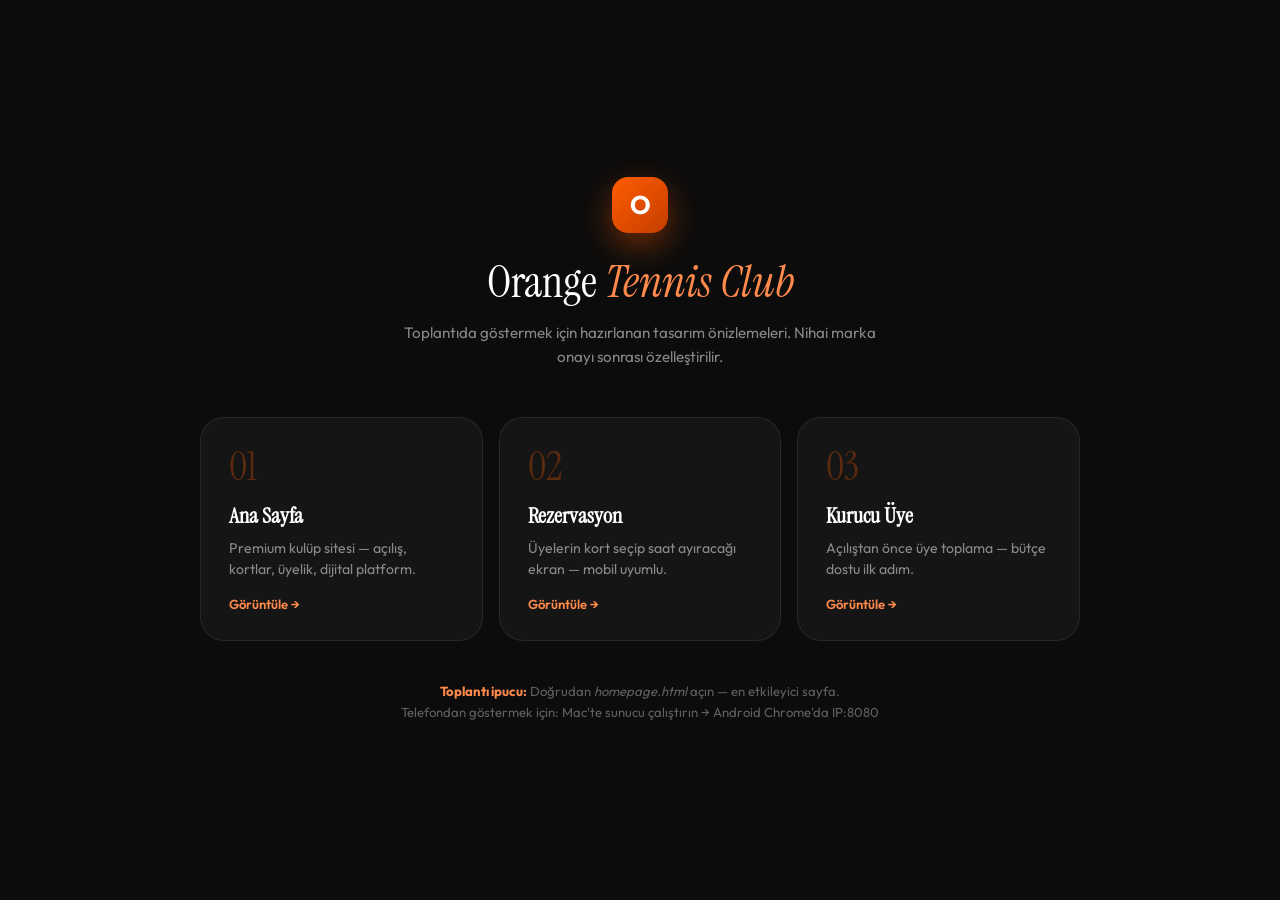
<file: index.html>
<!DOCTYPE html>
<html lang="tr">
<head>
  <meta charset="UTF-8" />
  <meta name="viewport" content="width=device-width, initial-scale=1.0" />
  <title>Orange — Demo Menü</title>
  <link rel="stylesheet" href="shared.css" />
  <style>
    body {
      background: var(--black);
      color: #fff;
      min-height: 100vh;
      display: flex;
      align-items: center;
      justify-content: center;
      padding: 40px 20px;
    }
    .hub { max-width: 880px; width: 100%; }

    .hub-header {
      text-align: center;
      margin-bottom: 48px;
    }
    .hub-header .mark {
      width: 56px;
      height: 56px;
      background: linear-gradient(135deg, var(--orange), var(--orange-dark));
      border-radius: 16px;
      display: grid;
      place-items: center;
      font-size: 1.6rem;
      font-weight: 700;
      margin: 0 auto 20px;
      box-shadow: 0 12px 32px rgba(255,92,0,0.4);
    }
    .hub-header h1 {
      font-family: var(--serif);
      font-size: clamp(2rem, 4vw, 2.8rem);
      font-weight: 400;
      margin-bottom: 10px;
    }
    .hub-header h1 em { font-style: italic; color: var(--orange-light); }
    .hub-header p { color: rgba(255,255,255,0.5); font-size: 0.95rem; max-width: 480px; margin: 0 auto; line-height: 1.6; }

    .cards {
      display: grid;
      grid-template-columns: repeat(auto-fit, minmax(240px, 1fr));
      gap: 16px;
    }
    .cards a {
      display: block;
      background: rgba(255,255,255,0.04);
      border: 1px solid rgba(255,255,255,0.08);
      border-radius: 24px;
      padding: 28px;
      text-decoration: none;
      color: inherit;
      transition: all 0.3s;
      position: relative;
      overflow: hidden;
    }
    .cards a::before {
      content: "";
      position: absolute;
      inset: 0;
      background: linear-gradient(135deg, rgba(255,92,0,0.15) 0%, transparent 60%);
      opacity: 0;
      transition: opacity 0.3s;
    }
    .cards a:hover {
      border-color: rgba(255,92,0,0.4);
      transform: translateY(-4px);
      box-shadow: 0 20px 48px rgba(0,0,0,0.3);
    }
    .cards a:hover::before { opacity: 1; }
    .cards .num {
      font-family: var(--serif);
      font-size: 2.5rem;
      color: rgba(255,92,0,0.3);
      line-height: 1;
      margin-bottom: 16px;
    }
    .cards h2 {
      font-family: var(--serif);
      font-size: 1.35rem;
      margin-bottom: 8px;
      position: relative;
    }
    .cards p {
      font-size: 0.88rem;
      color: rgba(255,255,255,0.5);
      line-height: 1.5;
      position: relative;
    }
    .cards .arrow {
      margin-top: 16px;
      font-size: 0.82rem;
      font-weight: 600;
      color: var(--orange-light);
      position: relative;
    }

    .tip {
      margin-top: 40px;
      text-align: center;
      font-size: 0.82rem;
      color: rgba(255,255,255,0.35);
      line-height: 1.6;
    }
    .tip strong { color: var(--orange-light); }
  </style>
</head>
<body>
  <div class="hub">
    <div class="hub-header">
      <div class="mark">O</div>
      <h1>Orange <em>Tennis Club</em></h1>
      <p>Toplantıda göstermek için hazırlanan tasarım önizlemeleri. Nihai marka onayı sonrası özelleştirilir.</p>
    </div>

    <div class="cards">
      <a href="homepage.html">
        <div class="num">01</div>
        <h2>Ana Sayfa</h2>
        <p>Premium kulüp sitesi — açılış, kortlar, üyelik, dijital platform.</p>
        <div class="arrow">Görüntüle →</div>
      </a>
      <a href="booking.html">
        <div class="num">02</div>
        <h2>Rezervasyon</h2>
        <p>Üyelerin kort seçip saat ayıracağı ekran — mobil uyumlu.</p>
        <div class="arrow">Görüntüle →</div>
      </a>
      <a href="membership.html">
        <div class="num">03</div>
        <h2>Kurucu Üye</h2>
        <p>Açılıştan önce üye toplama — bütçe dostu ilk adım.</p>
        <div class="arrow">Görüntüle →</div>
      </a>
    </div>

    <p class="tip">
      <strong>Toplantı ipucu:</strong> Doğrudan <em>homepage.html</em> açın — en etkileyici sayfa.<br />
      Telefondan göstermek için: Mac'te sunucu çalıştırın → Android Chrome'da IP:8080
    </p>
  </div>
</body>
</html>
</file>
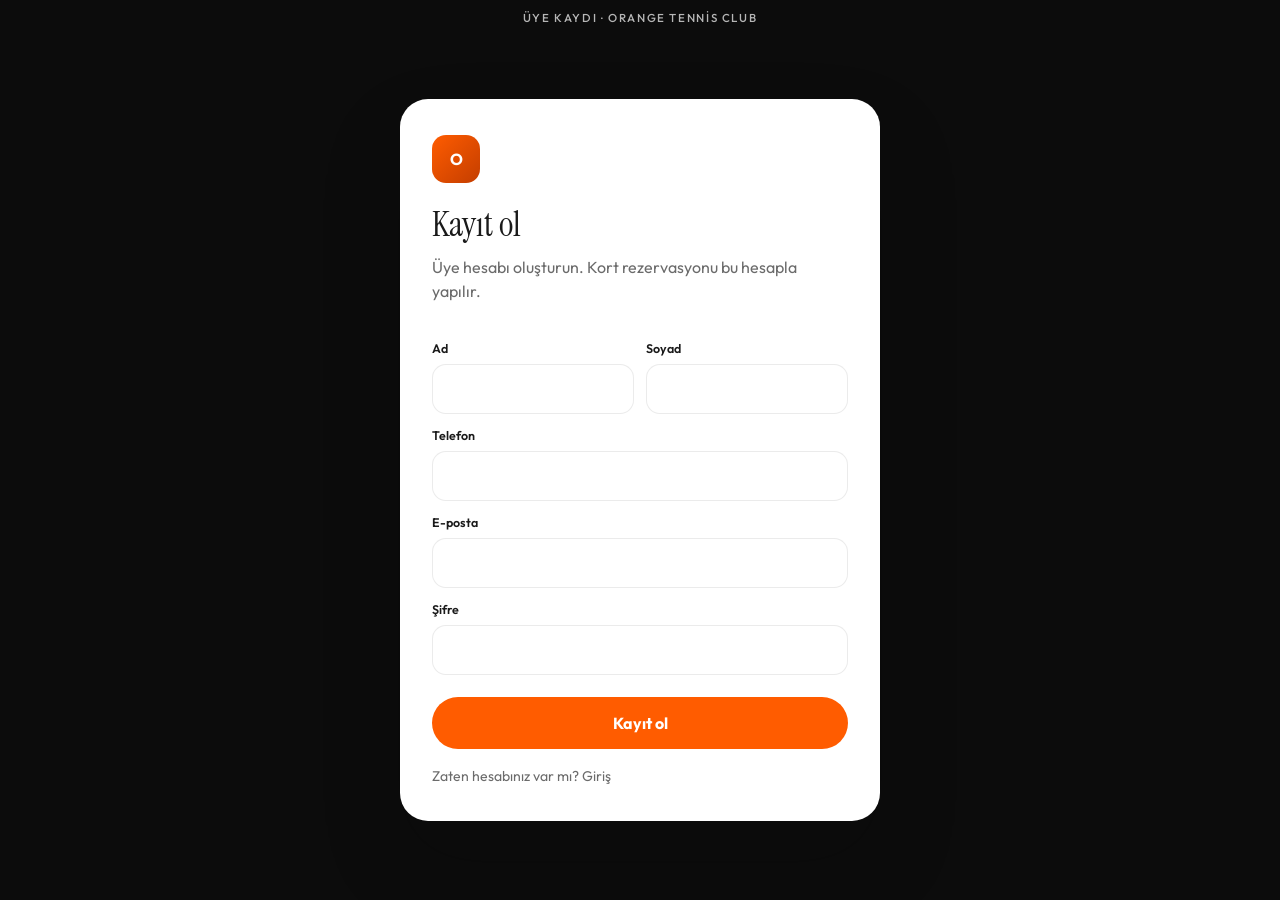
<file: kayit.html>
<!DOCTYPE html>
<html lang="tr">
<head>
  <meta charset="UTF-8" />
  <meta name="viewport" content="width=device-width, initial-scale=1.0" />
  <title>Kayıt ol — Orange Tennis</title>
  <link rel="stylesheet" href="shared.css" />
  <style>
    body {
      min-height: 100vh;
      background: var(--black);
      color: #fff;
      display: flex;
      flex-direction: column;
    }
    main {
      flex: 1;
      display: grid;
      place-items: center;
      padding: 32px 20px 48px;
    }
    .card {
      width: 100%;
      max-width: 480px;
      background: var(--white);
      color: var(--text);
      border-radius: 28px;
      padding: 36px 32px;
      box-shadow: var(--shadow-lg);
    }
    .mark {
      width: 48px;
      height: 48px;
      border-radius: 14px;
      display: grid;
      place-items: center;
      background: linear-gradient(135deg, var(--orange), var(--orange-dark));
      color: #fff;
      font-weight: 700;
      margin-bottom: 18px;
    }
    h1 {
      font-family: var(--serif);
      font-weight: 400;
      font-size: 2.2rem;
      margin-bottom: 8px;
    }
    .sub { color: var(--muted); margin-bottom: 24px; line-height: 1.5; }
    label {
      display: block;
      font-size: 0.78rem;
      font-weight: 600;
      margin: 14px 0 8px;
    }
    input {
      width: 100%;
      padding: 14px 16px;
      border: 1.5px solid var(--border);
      border-radius: 14px;
      font-family: var(--sans);
      font-size: 1rem;
    }
    input:focus {
      outline: none;
      border-color: var(--orange);
      box-shadow: 0 0 0 4px rgba(255, 92, 0, 0.12);
    }
    .row { display: grid; grid-template-columns: 1fr 1fr; gap: 12px; }
    button {
      width: 100%;
      margin-top: 22px;
      padding: 16px;
      border: none;
      border-radius: 999px;
      background: var(--orange);
      color: #fff;
      font-family: var(--sans);
      font-weight: 700;
      font-size: 1rem;
      cursor: pointer;
    }
    .error {
      margin-top: 14px;
      color: var(--orange-dark);
      font-weight: 600;
      font-size: 0.92rem;
    }
    .back {
      display: inline-block;
      margin-top: 18px;
      color: var(--muted);
      text-decoration: none;
      font-size: 0.88rem;
    }
    .back:hover { color: var(--orange); }
    @media (max-width: 600px) {
      .row { grid-template-columns: 1fr; }
    }
  </style>
</head>
<body>
  <div class="demo-strip">Üye kaydı · Orange Tennis Club</div>
  <main>
    <form class="card" id="signup-form">
      <div class="mark">O</div>
      <h1>Kayıt ol</h1>
      <p class="sub">Üye hesabı oluşturun. Kort rezervasyonu bu hesapla yapılır.</p>
      <div class="row">
        <div>
          <label for="ad">Ad</label>
          <input id="ad" name="ad" autocomplete="given-name" required />
        </div>
        <div>
          <label for="soyad">Soyad</label>
          <input id="soyad" name="soyad" autocomplete="family-name" required />
        </div>
      </div>
      <label for="telefon">Telefon</label>
      <input id="telefon" name="telefon" type="tel" autocomplete="tel" required />
      <label for="eposta">E-posta</label>
      <input id="eposta" name="eposta" type="email" autocomplete="email" required />
      <label for="password">Şifre</label>
      <input id="password" name="password" type="password" autocomplete="new-password" required />
      <button type="submit">Kayıt ol</button>
      <p class="error" id="signup-error" hidden></p>
      <a class="back" href="/login">Zaten hesabınız var mı? Giriş</a>
    </form>
  </main>
  <script>
    const form = document.getElementById("signup-form");
    const error = document.getElementById("signup-error");
    form.addEventListener("submit", async (event) => {
      event.preventDefault();
      error.hidden = true;
      const button = form.querySelector("button");
      button.disabled = true;
      try {
        const res = await fetch("/api/signup", {
          method: "POST",
          headers: { "Content-Type": "application/json" },
          body: JSON.stringify({
            ad: document.getElementById("ad").value,
            soyad: document.getElementById("soyad").value,
            telefon: document.getElementById("telefon").value,
            eposta: document.getElementById("eposta").value,
            password: document.getElementById("password").value
          })
        });
        const data = await res.json();
        if (!res.ok) {
          error.hidden = false;
          error.textContent = data.error || "Kayıt olunamadı.";
          return;
        }
        window.location.href = "/hesap";
      } catch (err) {
        error.hidden = false;
        error.textContent = "Kayıt olunamadı. Sayfayı yenileyip tekrar deneyin.";
      } finally {
        button.disabled = false;
      }
    });
  </script>
</body>
</html>
</file>
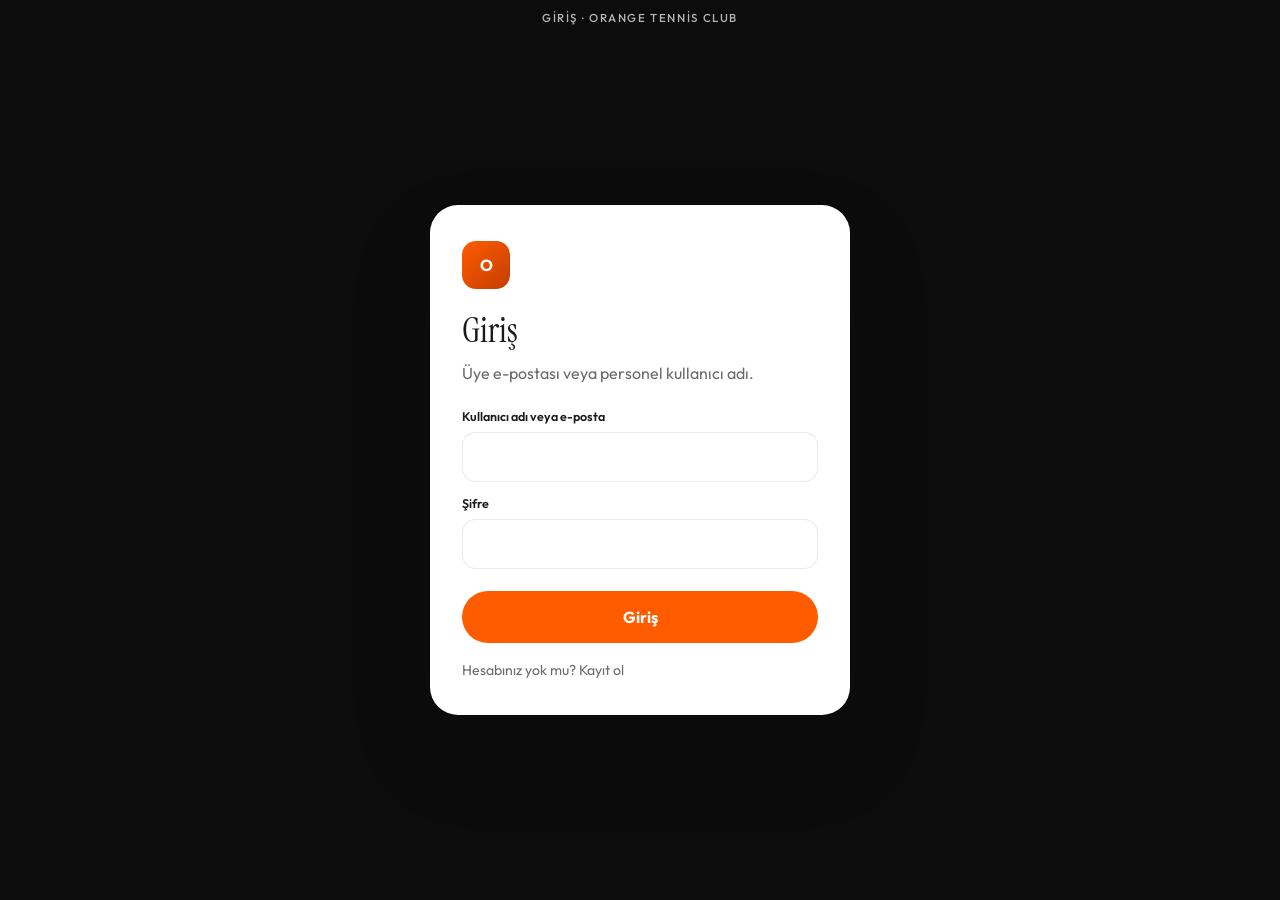
<file: login.html>
<!DOCTYPE html>
<html lang="tr">
<head>
  <meta charset="UTF-8" />
  <meta name="viewport" content="width=device-width, initial-scale=1.0" />
  <title>Giriş — Orange Tennis</title>
  <link rel="stylesheet" href="shared.css" />
  <style>
    body {
      min-height: 100vh;
      background: var(--black);
      color: #fff;
      display: flex;
      flex-direction: column;
    }
    main {
      flex: 1;
      display: grid;
      place-items: center;
      padding: 32px 20px 48px;
    }
    .card {
      width: 100%;
      max-width: 420px;
      background: var(--white);
      color: var(--text);
      border-radius: 28px;
      padding: 36px 32px;
      box-shadow: var(--shadow-lg);
    }
    .mark {
      width: 48px;
      height: 48px;
      border-radius: 14px;
      display: grid;
      place-items: center;
      background: linear-gradient(135deg, var(--orange), var(--orange-dark));
      color: #fff;
      font-weight: 700;
      margin-bottom: 18px;
    }
    h1 {
      font-family: var(--serif);
      font-weight: 400;
      font-size: 2.2rem;
      margin-bottom: 8px;
    }
    .sub { color: var(--muted); margin-bottom: 24px; line-height: 1.5; }
    label {
      display: block;
      font-size: 0.78rem;
      font-weight: 600;
      margin: 14px 0 8px;
    }
    input {
      width: 100%;
      padding: 14px 16px;
      border: 1.5px solid var(--border);
      border-radius: 14px;
      font-family: var(--sans);
      font-size: 1rem;
    }
    input:focus {
      outline: none;
      border-color: var(--orange);
      box-shadow: 0 0 0 4px rgba(255, 92, 0, 0.12);
    }
    button {
      width: 100%;
      margin-top: 22px;
      padding: 16px;
      border: none;
      border-radius: 999px;
      background: var(--orange);
      color: #fff;
      font-family: var(--sans);
      font-weight: 700;
      font-size: 1rem;
      cursor: pointer;
    }
    .error {
      margin-top: 14px;
      color: var(--orange-dark);
      font-weight: 600;
      font-size: 0.92rem;
    }
    .back {
      display: inline-block;
      margin-top: 18px;
      color: var(--muted);
      text-decoration: none;
      font-size: 0.88rem;
    }
    .back:hover { color: var(--orange); }
  </style>
</head>
<body>
  <div class="demo-strip">Giriş · Orange Tennis Club</div>
  <main>
    <form class="card" id="login-form">
      <div class="mark">O</div>
      <h1>Giriş</h1>
      <p class="sub">Üye e-postası veya personel kullanıcı adı.</p>
      <label for="username">Kullanıcı adı veya e-posta</label>
      <input id="username" name="username" autocomplete="username" required />
      <label for="password">Şifre</label>
      <input id="password" name="password" type="password" autocomplete="current-password" required />
      <button type="submit">Giriş</button>
      <p class="error" id="login-error" hidden></p>
      <a class="back" href="/kayit">Hesabınız yok mu? Kayıt ol</a>
    </form>
  </main>
  <script>
    const form = document.getElementById("login-form");
    const error = document.getElementById("login-error");
    form.addEventListener("submit", async (event) => {
      event.preventDefault();
      error.hidden = true;
      const button = form.querySelector("button");
      button.disabled = true;
      try {
        const res = await fetch("/api/login", {
          method: "POST",
          headers: { "Content-Type": "application/json" },
          body: JSON.stringify({
            username: document.getElementById("username").value,
            password: document.getElementById("password").value
          })
        });
        const data = await res.json();
        if (!res.ok) {
          error.hidden = false;
          error.textContent = data.error || "Giriş yapılamadı.";
          return;
        }
        const next = new URLSearchParams(window.location.search).get("next");
        if (data.role === "staff") {
          window.location.href = "/admin";
        } else {
          window.location.href = next === "/booking.html" ? "/booking.html" : "/hesap";
        }
      } catch (err) {
        error.hidden = false;
        error.textContent = "Giriş yapılamadı. Sayfayı yenileyip tekrar deneyin.";
      } finally {
        button.disabled = false;
      }
    });
  </script>
</body>
</html>
</file>
<file: shared.css>
@import url('https://fonts.googleapis.com/css2?family=Instrument+Serif:ital@0;1&family=Outfit:wght@300;400;500;600;700&display=swap');

:root {
  --orange: #FF5C00;
  --orange-light: #FF8A4C;
  --orange-dark: #C43E00;
  --orange-soft: #FFF4ED;
  --black: #0C0C0C;
  --charcoal: #161616;
  --surface: #FAFAF8;
  --white: #FFFFFF;
  --text: #1A1A1A;
  --muted: #6B6B6B;
  --border: rgba(0,0,0,0.08);
  --serif: "Instrument Serif", Georgia, serif;
  --sans: "Outfit", system-ui, sans-serif;
  --radius: 20px;
  --shadow: 0 24px 64px rgba(12,12,12,0.12);
  --shadow-lg: 0 40px 80px rgba(12,12,12,0.18);
}

*, *::before, *::after { box-sizing: border-box; margin: 0; padding: 0; }
html { scroll-behavior: smooth; }
body {
  font-family: var(--sans);
  color: var(--text);
  background: var(--white);
  -webkit-font-smoothing: antialiased;
}

.demo-strip {
  background: var(--black);
  color: rgba(255,255,255,0.7);
  text-align: center;
  padding: 10px 16px;
  font-size: 0.72rem;
  font-weight: 500;
  letter-spacing: 0.14em;
  text-transform: uppercase;
}
.demo-strip strong { color: var(--orange-light); font-weight: 600; }

/* Nav */
.nav {
  position: fixed;
  top: 36px;
  left: 50%;
  transform: translateX(-50%);
  z-index: 200;
  width: calc(100% - 48px);
  max-width: 1200px;
  display: flex;
  align-items: center;
  justify-content: space-between;
  padding: 14px 24px;
  background: rgba(255,255,255,0.88);
  backdrop-filter: blur(20px);
  border: 1px solid var(--border);
  border-radius: 999px;
  box-shadow: 0 8px 32px rgba(0,0,0,0.06);
  transition: top 0.3s;
}
.nav.scrolled { top: 16px; }

.brand {
  display: flex;
  align-items: center;
  gap: 10px;
  text-decoration: none;
  color: var(--text);
}
.brand-mark {
  width: 36px;
  height: 36px;
  background: linear-gradient(135deg, var(--orange) 0%, var(--orange-dark) 100%);
  border-radius: 10px;
  display: grid;
  place-items: center;
  font-weight: 700;
  font-size: 1.1rem;
  color: #fff;
  box-shadow: 0 4px 12px rgba(255,92,0,0.35);
}
.brand-name {
  font-family: var(--serif);
  font-size: 1.35rem;
  font-weight: 400;
  line-height: 1;
}
.brand-name em {
  font-style: italic;
  color: var(--orange);
}

.nav-links {
  display: flex;
  align-items: center;
  gap: 32px;
  list-style: none;
}
.nav-links a {
  text-decoration: none;
  color: var(--muted);
  font-size: 0.88rem;
  font-weight: 500;
  transition: color 0.2s;
}
.nav-links a:hover { color: var(--text); }

.btn {
  display: inline-flex;
  align-items: center;
  justify-content: center;
  gap: 8px;
  padding: 14px 28px;
  border-radius: 999px;
  font-family: var(--sans);
  font-size: 0.92rem;
  font-weight: 600;
  text-decoration: none;
  border: none;
  cursor: pointer;
  transition: transform 0.25s, box-shadow 0.25s, background 0.25s;
}
.btn:hover { transform: translateY(-2px); }
.btn-primary {
  background: var(--orange);
  color: #fff;
  box-shadow: 0 8px 28px rgba(255,92,0,0.35);
}
.btn-primary:hover { box-shadow: 0 12px 36px rgba(255,92,0,0.45); }
.btn-dark {
  background: var(--black);
  color: #fff;
  box-shadow: 0 8px 28px rgba(0,0,0,0.2);
}
.btn-outline {
  background: transparent;
  color: var(--text);
  border: 1.5px solid var(--border);
}
.btn-outline-light {
  background: transparent;
  color: #fff;
  border: 1.5px solid rgba(255,255,255,0.35);
}
.btn-sm { padding: 10px 20px; font-size: 0.85rem; }
.account-nav { display: flex; align-items: center; gap: 8px; flex-shrink: 0; }

.section-tag {
  display: inline-flex;
  align-items: center;
  gap: 8px;
  font-size: 0.72rem;
  font-weight: 600;
  letter-spacing: 0.16em;
  text-transform: uppercase;
  color: var(--orange);
  margin-bottom: 16px;
}
.section-tag::before {
  content: "";
  width: 24px;
  height: 2px;
  background: var(--orange);
}

.section-title {
  font-family: var(--serif);
  font-size: clamp(2.2rem, 4.5vw, 3.4rem);
  font-weight: 400;
  line-height: 1.08;
  letter-spacing: -0.02em;
  margin-bottom: 20px;
}
.section-title em { font-style: italic; color: var(--orange); }

.section-desc {
  font-size: 1.05rem;
  color: var(--muted);
  line-height: 1.7;
  max-width: 520px;
  font-weight: 400;
}

.reveal {
  opacity: 0;
  transform: translateY(28px);
  transition: opacity 0.7s ease, transform 0.7s ease;
}
.reveal.visible {
  opacity: 1;
  transform: translateY(0);
}

@media (max-width: 900px) {
  .nav { width: calc(100% - 24px); padding: 12px 18px; top: 44px; }
  .nav-links { display: none; }
}
</file>
